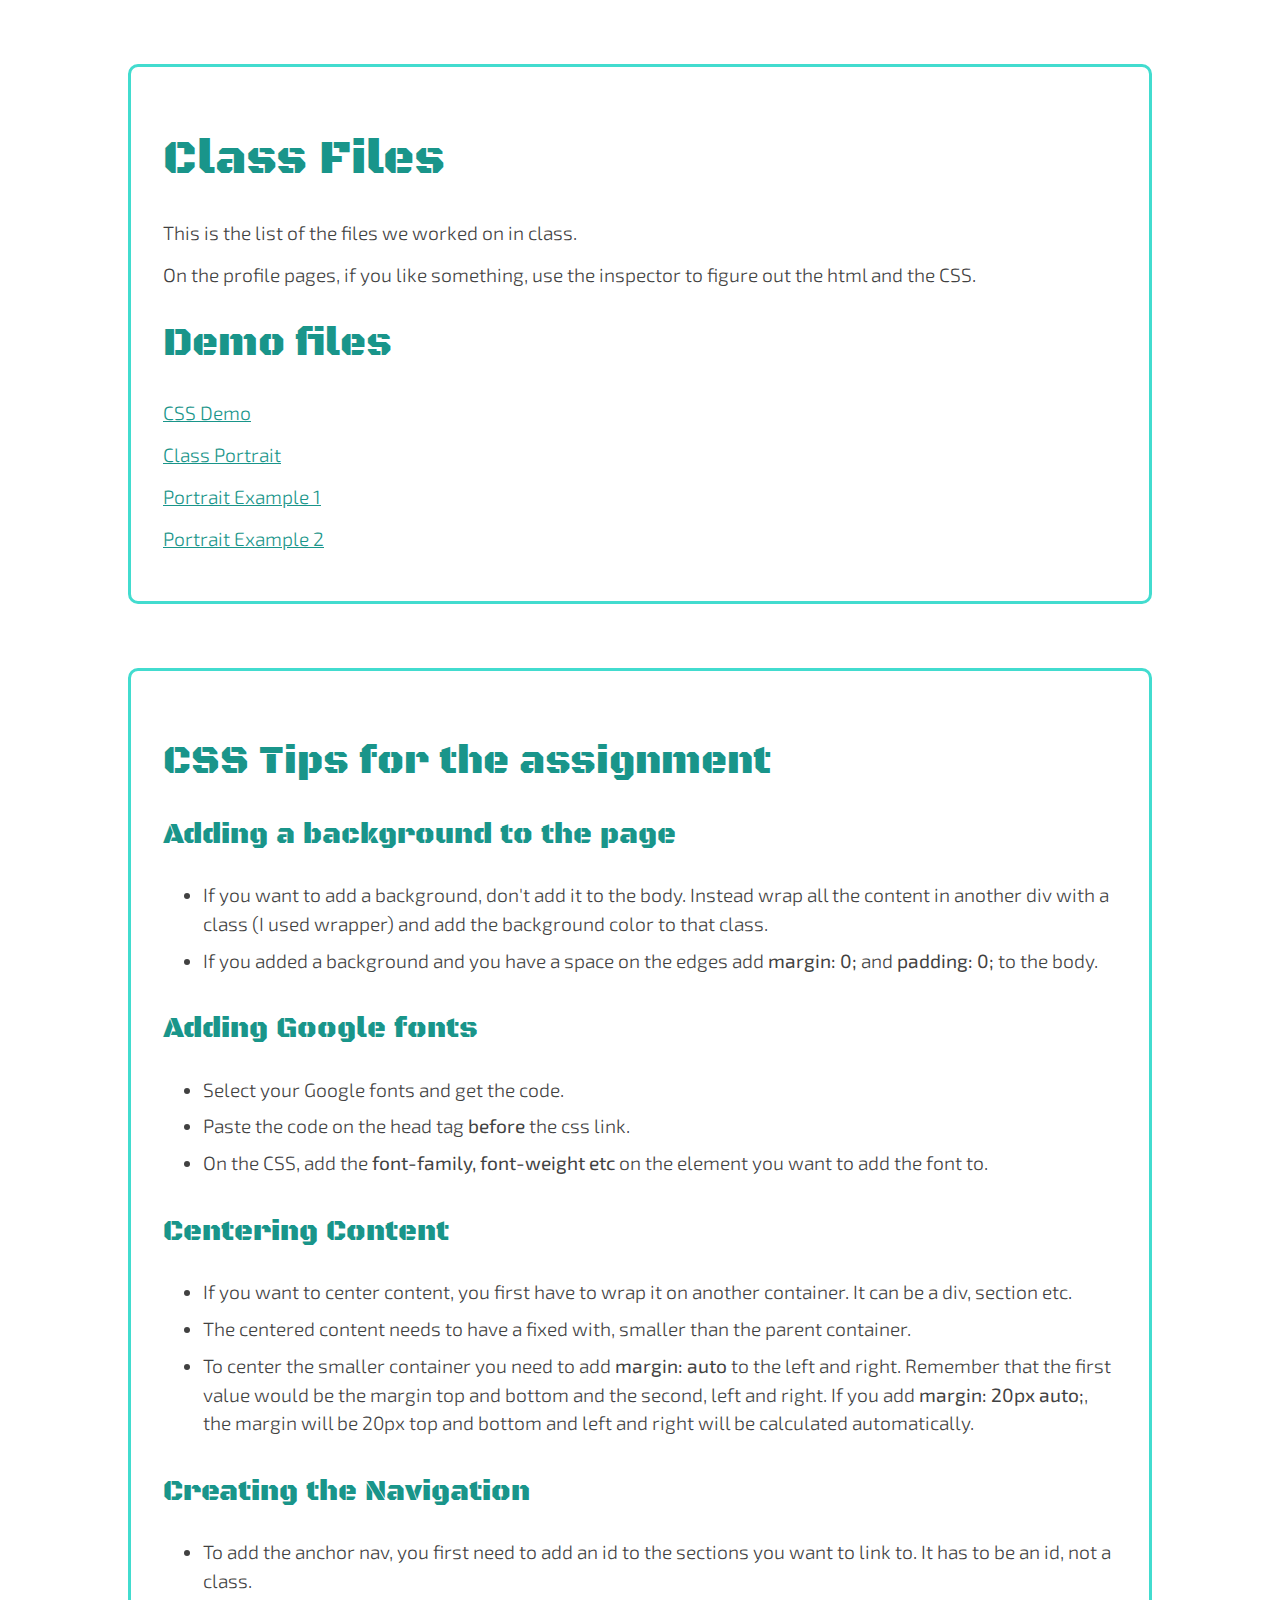
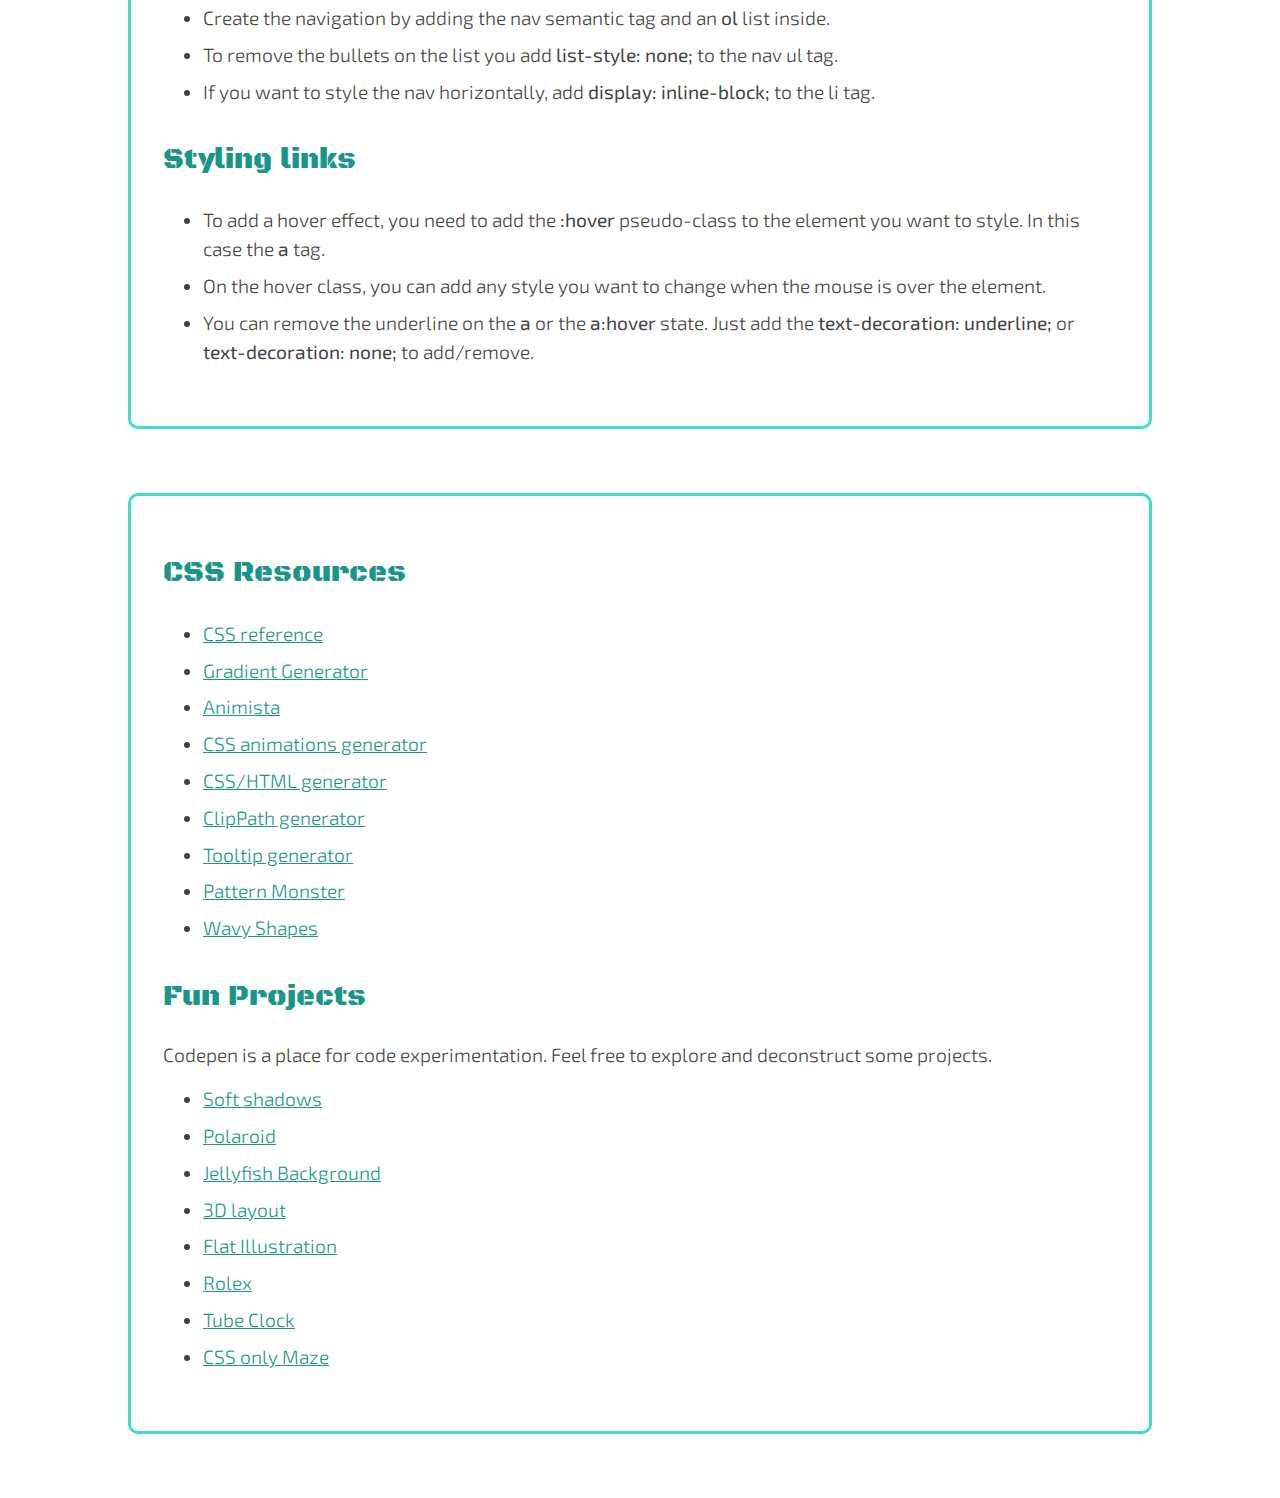
<file: index.html>
<!DOCTYPE html>
<html lang="en">
<head>
    <meta charset="UTF-8">
    <meta name="viewport" content="width=h1, initial-scale=1.0">
    <title>css class files b</title>
    <link rel="preconnect" href="https://fonts.googleapis.com">
<link rel="preconnect" href="https://fonts.gstatic.com" crossorigin>
<link href="https://fonts.googleapis.com/css2?family=Black+Ops+One&family=Exo+2:ital,wght@0,100..900;1,100..900&display=swap" rel="stylesheet">
    <link rel="stylesheet" href="css/style.css">
</head>
<body>
    <div class="wrap">
        <h1>Class Files</h1>
        <p>This is the list of the files we worked on in class.</p>
        <p>On the profile pages, if you like something, use the inspector to figure out the html and the CSS.</p>
        <h2>Demo files</h2>
        <p><a href="css-demo.html">CSS Demo</a></p>
        <p><a href="portrait-basic.html">Class Portrait</a></p>
        <p><a href="portrait-1.html">Portrait Example 1</a></p>
        <p><a href="portrait-2.html">Portrait Example 2</a></p>
    </div>
    <div class="wrap">
        <h2>CSS Tips for the assignment</h2>
        <h3>Adding a background to the page</h3>
        <ul>
            <li>If you want to add a background, don't add it to the body. Instead wrap all the content in another div with a class (I used wrapper) and add the background color to that class.</li>
            <li>If you added a background and you have a space on the edges add <b>margin: 0;</b> and <b>padding: 0;</b> to the body.</li>
        </ul>
        <h3>Adding Google fonts</h3>
        <ul>
            <li>Select your Google fonts and get the code.</li>
            <li>Paste the code on the head tag <b>before</b> the css link.</li>
            <li>On the CSS, add the <b>font-family, font-weight etc</b> on the element you want to add the font to.</li>
        </ul>
        <h3>Centering Content</h3>
        <ul>
            <li>If you want to center content, you first have to wrap it on another container. It can be a div, section etc.</li>
            <li>The centered content needs to have a fixed with, smaller than the parent container.</li>
            <li>To center the smaller container you need to add <b>margin: auto</b> to the left and right. Remember that the first value would be the margin top and bottom and the second, left and right. If you add <b>margin: 20px auto;</b>, the margin will be 20px top and bottom and left and right will be calculated automatically.</li>
        </ul>
        <h3>Creating the Navigation</h3>
        <ul>
            <li>To add the anchor nav, you first need to add an id to the sections you want to link to. It has to be an id, not a class. </li>
            <li>Create the navigation by adding the nav semantic tag and an <b>ol</b> list inside.</li>
            <li>To remove the bullets on the list you add <b>list-style: none;</b> to the nav ul tag.</li>
            <li>If you want to style the nav horizontally, add <b>display: inline-block;</b> to the li tag.</li>
        </ul>
        <h3>Styling links</h3>
        <ul>
            <li>To add a hover effect, you need to add the <b>:hover</b> pseudo-class to the element you want to style. In this case the <b>a</b> tag.</li>
            <li>On the hover class, you can add any style you want to change when the mouse is over the element.</li>
            <li>You can remove the underline on the <b>a</b> or the <b>a:hover</b> state. Just add the <b>text-decoration: underline;</b> or <b>text-decoration: none;</b> to add/remove.</li>
        </ul> 
    </div>
    <div class="wrap">
        <h3>CSS Resources</h3>
        <ul>
            <li><a href="https://developer.mozilla.org/en-US/docs/Web/CSS/Reference">CSS reference</a></li>
            <li><a href="https://cssgradient.io">Gradient Generator</a></li>
            <li><a href="https://animista.net/">Animista</a></li>
            <li><a href="https://www.theappguruz.com/tag-tools/web/CSSAnimations/">CSS animations generator</a></li>
            <li><a href="https://webcode.tools/">CSS/HTML generator</a></li>
            <li><a href="https://bennettfeely.com/clippy/">ClipPath generator</a></li>
            <li><a href="https://www.cssportal.com/css-tooltip-generator/">Tooltip generator</a></li>
            <li><a href="https://pattern.monster">Pattern Monster</a></li>
            <li><a href="https://css-generators.com/wavy-shapes/">Wavy Shapes</a></li>
          </ul>
          <h3>Fun Projects</h3>
          <p>Codepen is a place for code experimentation. Feel free to explore and deconstruct some projects.</p>
          <ul>
            <li><a href="https://codepen.io/davidkpiano/pen/aqNZxX">Soft shadows</a></li>
            <li><a href="https://codepen.io/fossheim/pen/xxboBzO">Polaroid</a></li>
            <li><a href="https://codepen.io/psyloute/pen/PoxeQgP">Jellyfish Background</a></li>
            <li><a href="https://codepen.io/Taluska/details/NWLEbjJ">3D layout</a></li>
            <li><a href="https://codepen.io/mariosmaselli/pen/yLzLgN">Flat Illustration</a></li>
            <li><a href="https://codepen.io/psarmiento/pen/oNVPvKa?editors=1100">Rolex</a></li>
            <li><a href="https://codepen.io/psarmiento/pen/PoVYoPN">Tube Clock</a></li>
            <li><a href="https://codepen.io/ivorjetski/pen/poQpveN">CSS only Maze</a></li>
          </ul>
    </div>
</body>
</html>
</file>
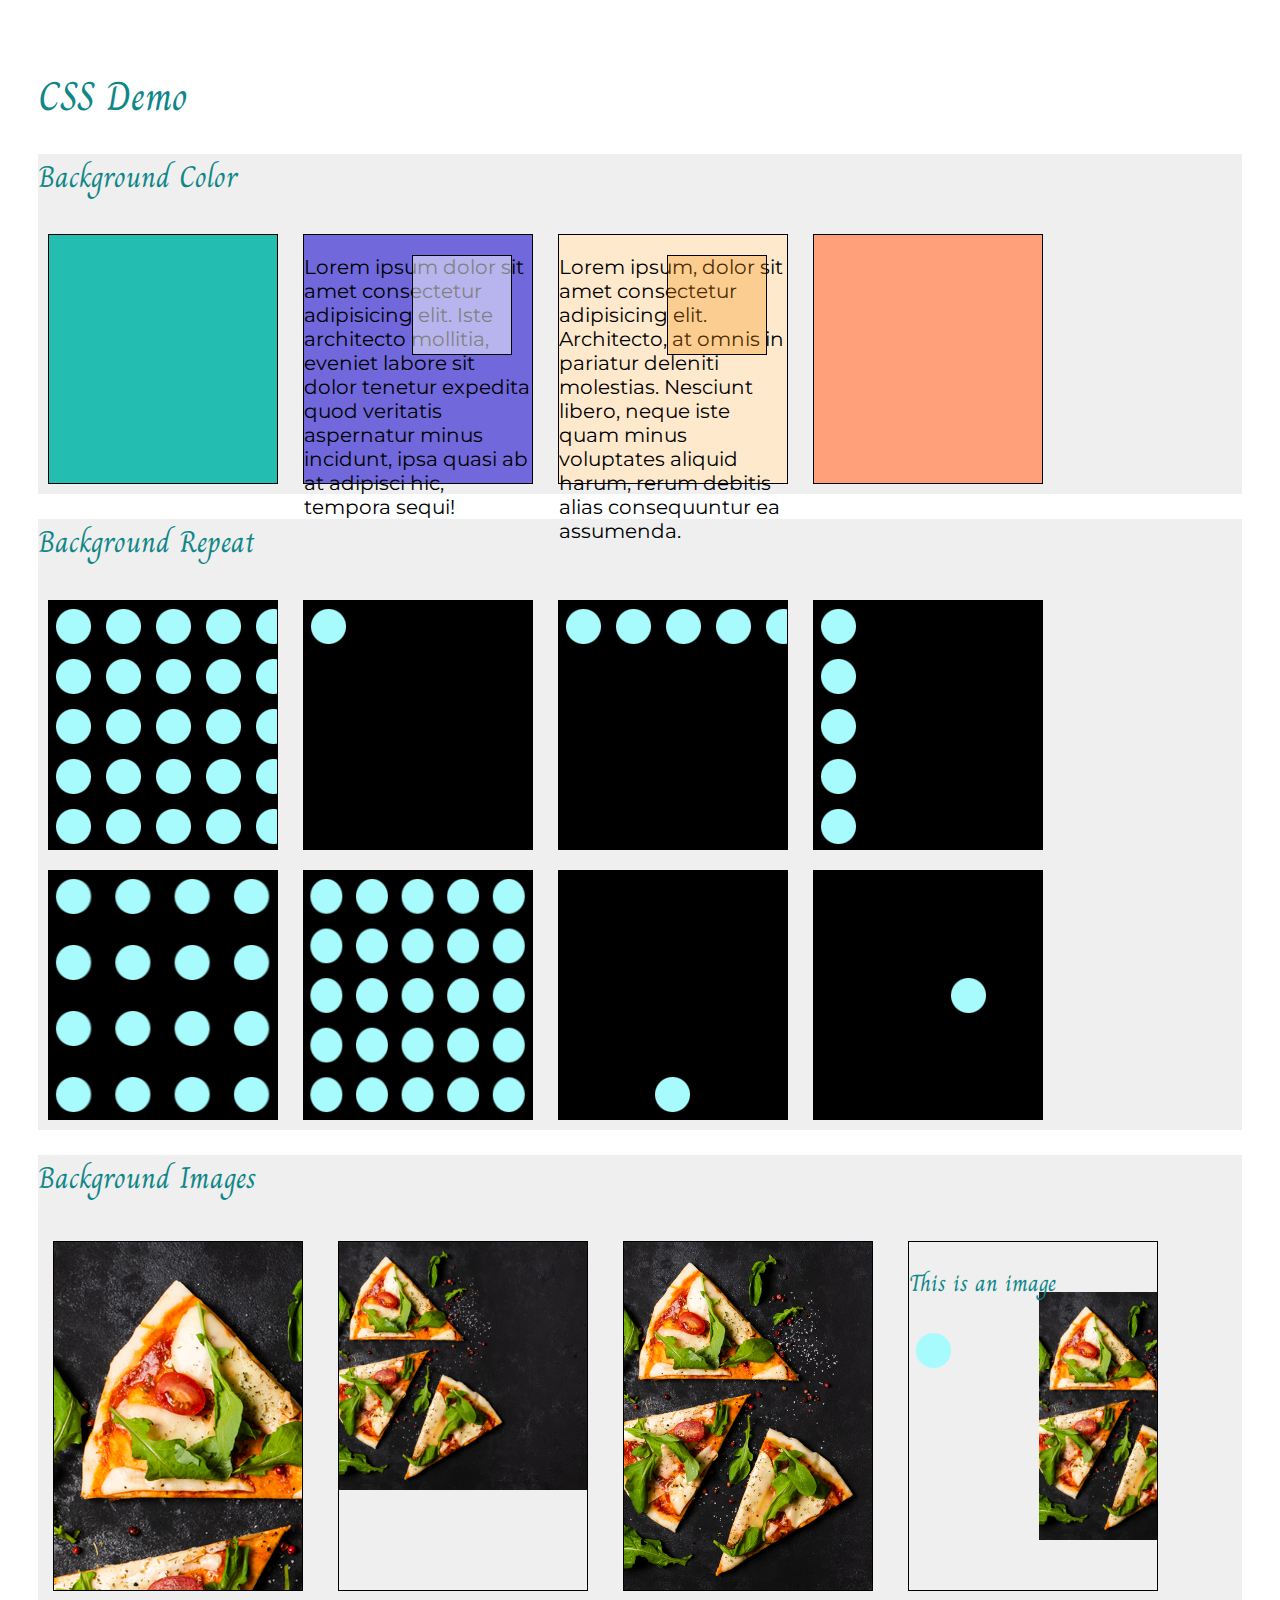
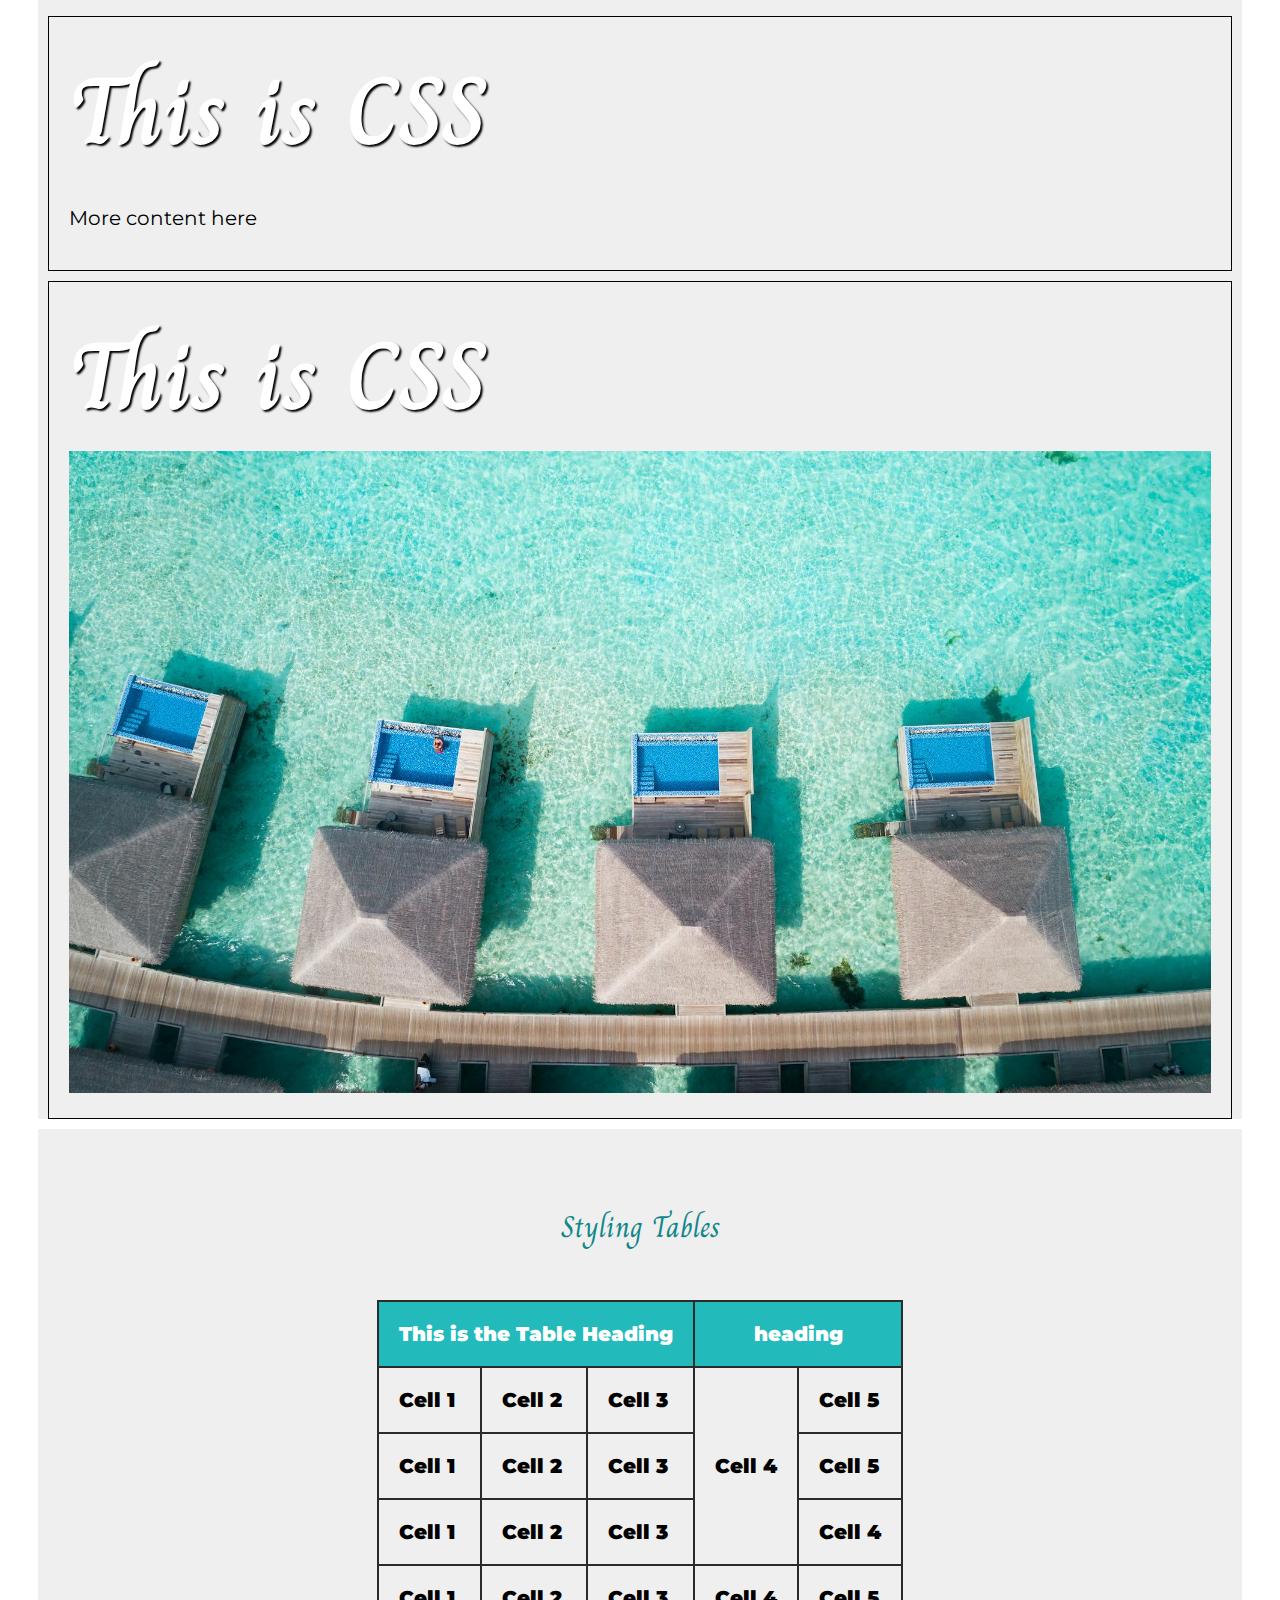
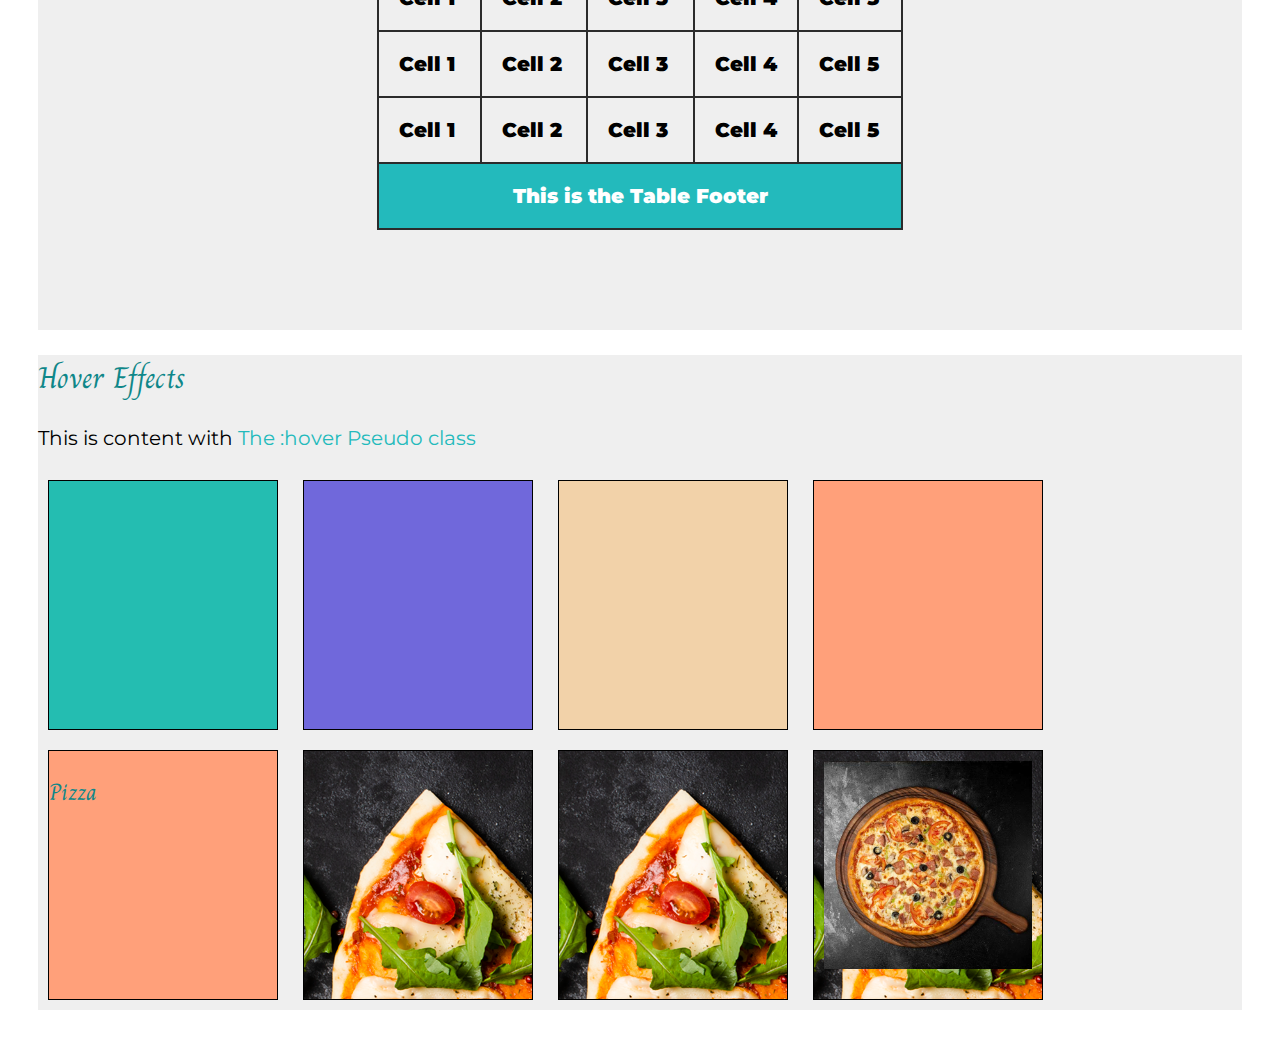
<file: css-demo.html>
<!DOCTYPE html>
<html lang="en">
<head>
    <meta charset="UTF-8">
    <meta name="viewport" content="width=device-width, initial-scale=1.0">
    <title>css-demo</title>
    <!-- <link rel="preconnect" href="https://fonts.googleapis.com">
<link rel="preconnect" href="https://fonts.gstatic.com" crossorigin>
<link href="https://fonts.googleapis.com/css2?family=Merriweather+Sans:ital,wght@0,300..800;1,300..800&family=Roboto+Serif:ital,opsz,wght@0,8..144,100..900;1,8..144,100..900&display=swap" rel="stylesheet"> -->
<link rel="preconnect" href="https://fonts.googleapis.com">
<link rel="preconnect" href="https://fonts.gstatic.com" crossorigin>
<link href="https://fonts.googleapis.com/css2?family=Charm:wght@400;700&family=Montserrat:ital,wght@0,100..900;1,100..900&display=swap" rel="stylesheet">
<!-- Link to CSS Here  -->
     <link rel="stylesheet" href="css/css-demo.css">
</head>
<body>
    <h1>CSS Demo</h1>
    <!-- Background Images  -->
    <section>
        <h2>Background Color</h2>
    <div class="box hex"></div>
    <div class="box rgb">
        <p>Lorem ipsum dolor sit amet consectetur adipisicing elit. Iste architecto mollitia, eveniet labore sit dolor tenetur expedita quod veritatis aspernatur minus incidunt, ipsa quasi ab at adipisci hic, tempora sequi!</p>
        <div class="box-sm rgba"></div>
    </div>
    <div class="box hsl">
        <p>Lorem ipsum, dolor sit amet consectetur adipisicing elit. Architecto, at omnis in pariatur deleniti molestias. Nesciunt libero, neque iste quam minus voluptates aliquid harum, rerum debitis alias consequuntur ea assumenda.</p>
        <div class="box-sm hsla"></div>
    </div>
    <div class="box named"></div>
    </section>
   <!-- Background Repeats -->
    <section>
        <h2>Background Repeat</h2>
        <div class="box dot"></div>
        <div class="box dot no-repeat"></div>
        <div class="box dot repeat-x"></div>
        <div class="box dot repeat-y"></div>
        <div class="box dot repeat-space"></div>
        <div class="box dot repeat-round"></div>
        <div class="box dot no-repeat pos-bottom-center"></div>
        <div class="box dot no-repeat pos-custom"></div>
    </section>
    <!-- Background Images  -->
     <section>
        <h2>Background Images</h2>
    <div class="box-lg bg-img"></div>
    <div class="box-lg bg-img contain no-repeat"></div>
    <div class="box-lg bg-img cover"></div>
    <div class="box-lg bg-img contain no-repeat pos-custom">
        <h3>This is an image</h3>
        <img src="images/dot.png" alt="">
    </div>
    <div class="box-full bg-img1 fixed">
        <h2>This is CSS</h2>
        <p>More content here</p>
    </div>
    <div class="box-full img-full">
        <h2>This is CSS</h2>
        <img src="images/1shazmyn-ali-sm.jpg" alt="">
    </div>
     </section>
    <!-- Tables -->
    <section class="tables">
        <h2>Styling Tables</h2>
        <table class="tableDemo">
            <thead>
              <tr>
                <th colspan="3">This is the Table Heading</th>
                <th colspan="2">heading</th>
              </tr>
            </thead>
            <tbody>
              <tr>
                <td>Cell 1</td>
                <td>Cell 2</td>
                <td>Cell 3</td>
                <!--         <td>Cell 3</td> -->
                <td class="vText" rowspan="3">Cell 4</td>
                <td>Cell 5</td>
              </tr>
              <tr>
                <td>Cell 1</td>
                <td>Cell 2</td>
                <td>Cell 3</td>
                <!--                 <td>Cell 4</td> -->
                <td>Cell 5</td>
              </tr>
              <tr>
                <td>Cell 1</td>
                <td>Cell 2</td>
                <td>Cell 3</td>
                <td>Cell 4</td>
                <!--         <td>Cell 5</td> -->
              </tr>
              <tr>
                <td>Cell 1</td>
                <td>Cell 2</td>
                <td>Cell 3</td>
                <td>Cell 4</td>
                <td>Cell 5</td>
              </tr>
              <tr>
                <td>Cell 1</td>
                <td>Cell 2</td>
                <td>Cell 3</td>
                <td>Cell 4</td>
                <td>Cell 5</td>
              </tr>
              <tr>
                <td>Cell 1</td>
                <td>Cell 2</td>
                <td>Cell 3</td>
                <td>Cell 4</td>
                <td>Cell 5</td>
              </tr>
            </tbody>
            <tfoot>
              <tr>
                <th colspan="5">This is the Table Footer</th>
              </tr>
            </tfoot>
          </table>
    </section>
    <!-- Hover Effects -->
     <section>
        <h2>Hover Effects</h2>
        <p>This is content with <a href="https://developer.mozilla.org/en-US/docs/Web/CSS/:hover">The :hover Pseudo class</a></p>
        <div class="box hex hoverColor"></div>
        <div class="box rgb hoverRotate"></div>
        <div class="box hsla hoverScale"></div>
        <div class="box named hoverShow"></div>
        <div class="box rgb hidden">Hello!</div> 
     </section>
     <section>
        <div class="box named imageHover"><h3>Pizza</h3></div>
        <div class="box bg-img bg-hover"></div>
        <div class="box bg-img bg-opacity"></div>
        <div class="box bg-img img-double">
            <img src="images/pizza-plate.jpg" alt="pizza plate">
        </div>
     </section>
</body>
</html>
</file>
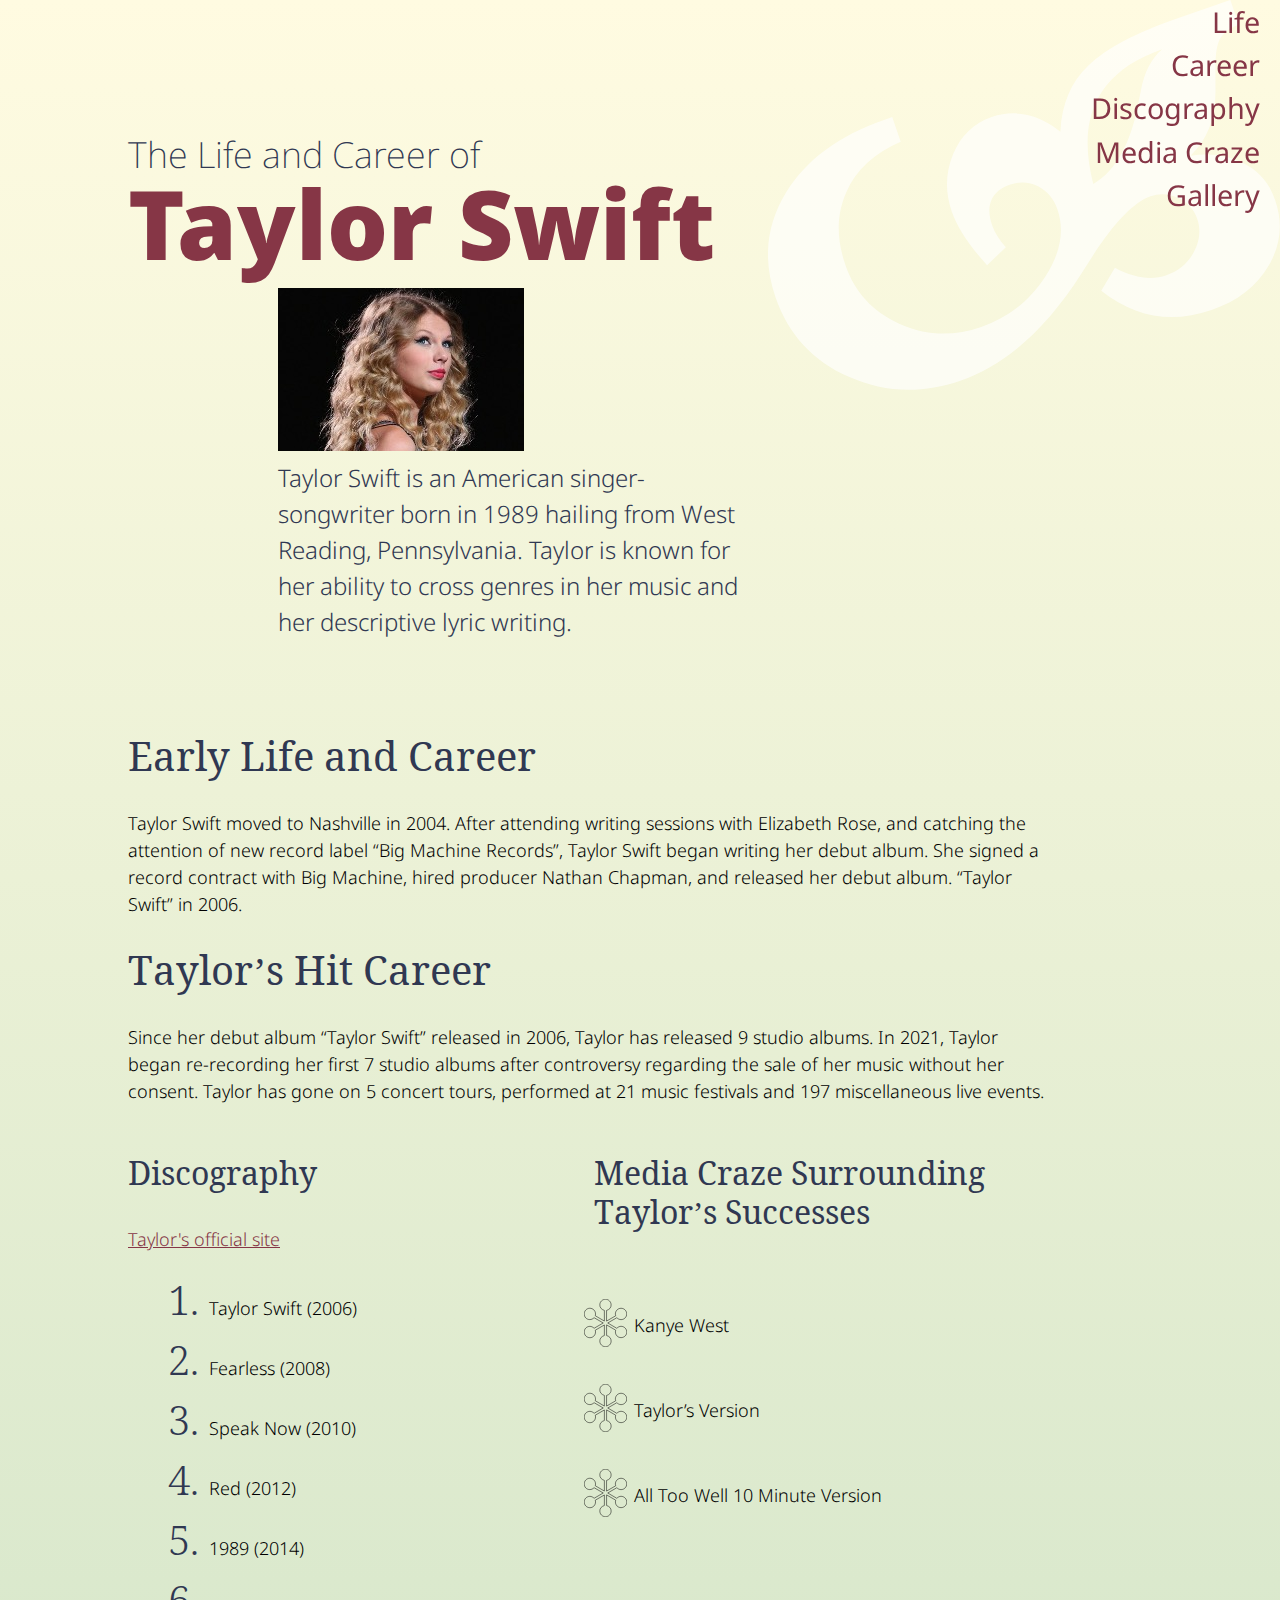
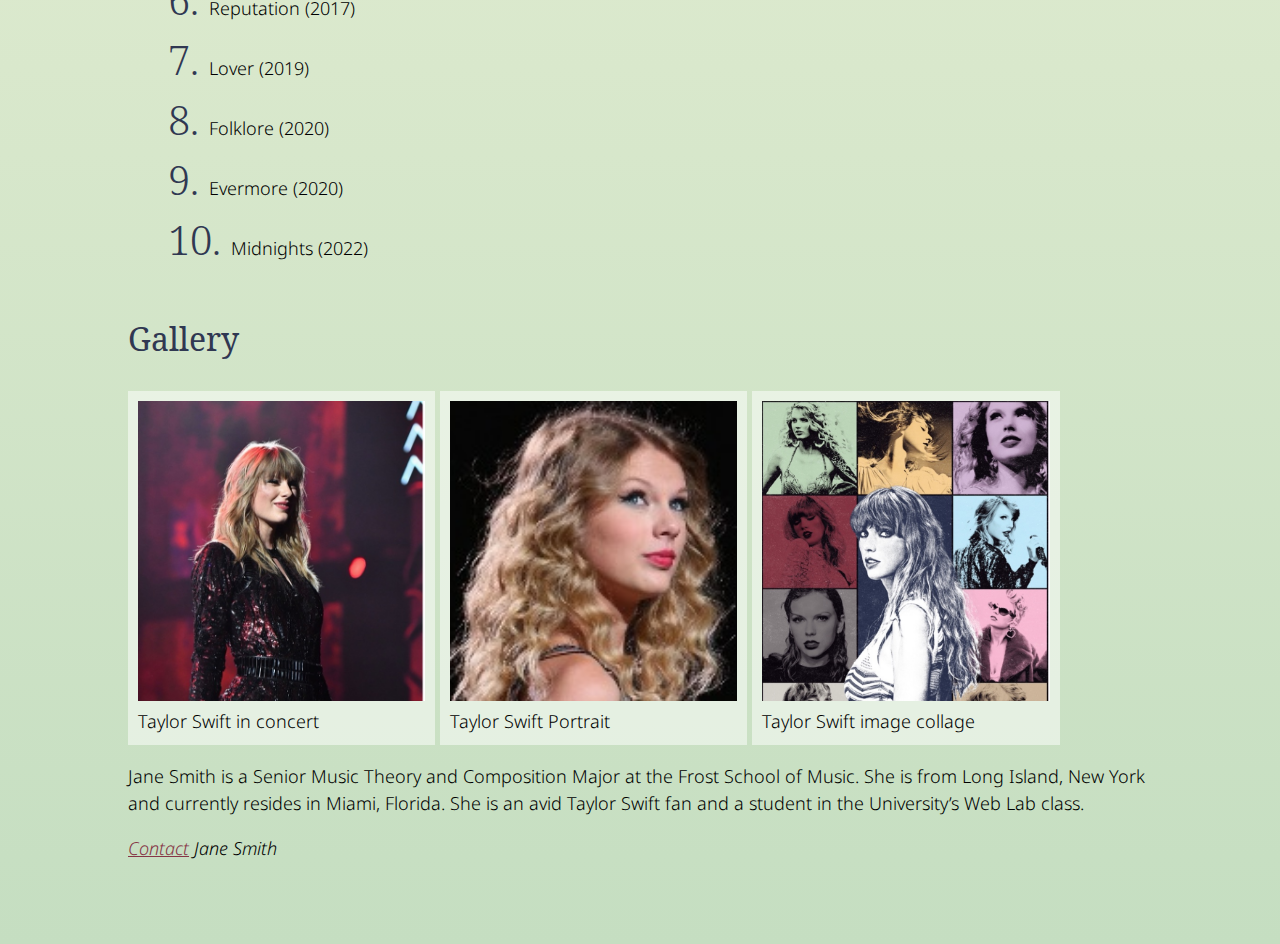
<file: portrait-1.html>
<!DOCTYPE html>
<html lang="en">
<head>
    <meta charset="UTF-8">
    <meta name="viewport" content="width=device-width, initial-scale=1.0">
    <meta name="author" content="Jame Smith">
    <meta name="description" content="An informational webpage about singer-songwriter Taylor Swift and her career. ">
    <meta name="keywords" content="Taylor Swift, Songwriter, Taylors Version, Lyrics, Folklore, Midnights ">
    <title>All About Taylor Swift </title>
    <!-- Google Fonts Link  -->
    <link rel="preconnect" href="https://fonts.googleapis.com">
    <link rel="preconnect" href="https://fonts.gstatic.com" crossorigin>
    <link href="https://fonts.googleapis.com/css2?family=Koh+Santepheap:wght@100;300;400;700;900&family=Noto+Sans:ital,wght@0,100..900;1,100..900&display=swap" rel="stylesheet">
    <!-- CSS Link here  -->
     <link rel="stylesheet" href="css/portrait-1.css">
</head>
<body>
    <div class="wrapper">
    <header>
        <h1>The Life and Career of <span>Taylor Swift</span> </h1>
        
        <p> <img src="images/Taylor-2.jpg" alt="Taylos Swift Portrait"> <br>Taylor Swift is an American singer-songwriter born in 1989 hailing from West Reading, Pennsylvania.  Taylor is known for her ability to cross genres in her music and her descriptive lyric writing. </p>
        <nav>
            <ul>
                <li><a href="#life">Life</a></li>
                <li><a href="#career">Career</a></li>
                <li><a href="#discography">Discography</a></li>
                <li><a href="#media">Media Craze</a></li>
                <li><a href="#gallery">Gallery</a></li>
            </ul>
        </nav>
    </header>
    <!-- This is the main section  --> 
    <main>
        <section id="life">
            <h2>Early Life and Career </h2>
            <p>Taylor Swift moved to Nashville in 2004.  After attending writing sessions with Elizabeth Rose, and catching the attention of new record label “Big Machine Records”, Taylor Swift began writing her debut album.  She signed a record contract with Big Machine, hired producer Nathan Chapman, and released her debut album. “Taylor Swift” in 2006. </p>
        </section>
        <section id="career">
            <h2>Taylor’s Hit Career</h2>
            <p>Since her debut album “Taylor Swift” released in 2006, Taylor has released 9 studio albums. In 2021, Taylor began re-recording her first 7 studio albums after controversy regarding the sale of her music without her consent. Taylor has gone on 5 concert tours, performed at 21 music festivals and 197 miscellaneous live events.</p>
        </section>
        <section id="discography">
            <h3>Discography </h3>
            <a href="https://www.taylorswift.com/">Taylor's official site</a>
            <ol>
                <li>Taylor Swift (2006)</li>
                <li>Fearless (2008)</li>
                <li>Speak Now (2010)</li>
                <li>Red (2012)</li>
                <li>1989 (2014)</li>
                <li>Reputation (2017)</li>
                <li>Lover (2019)</li>
                <li>Folklore (2020)</li>
                <li>Evermore (2020)</li>
                <li>Midnights (2022)</li>
            </ol>
        </section>
        <section id="media">
            <h3>Media Craze Surrounding Taylor’s Successes</h3>
            <ul>
                <li><p>Kanye West</p></li>
                <li><p>Taylor’s Version</p></li>
                <li><p>All Too Well 10 Minute Version</p></li>
            </ul>
        </section>
        <section id="gallery">
            <h3>Gallery</h3>
            <figure>
                <img src="images/Taylor-1.jpg" alt="">
                <figcaption>Taylor Swift in concert</figcaption>
            </figure>
            <figure>
                <img src="images/Taylor-2.jpg" alt="Taylor Swift Portrait">
                <figcaption>Taylor Swift Portrait</figcaption>
            </figure>
            <figure>
                <img src="images/Taylor-3.jpg" alt="Taylor Swift image collage">
                <figcaption>Taylor Swift image collage</figcaption>
            </figure>
        </section>
    </main>
    <footer>
        <p>Jane Smith is a Senior Music Theory and Composition Major at the Frost School of Music.  She is from Long Island, New York and currently resides in Miami, Florida.  She is an avid Taylor Swift fan and a student in the University’s Web Lab class. </p>
        <address>
            <p><a href="mailto:jame@mail.com">Contact</a> Jane Smith</p>
        </address>
    </footer>
</div>  
</body>
</html>
</file>
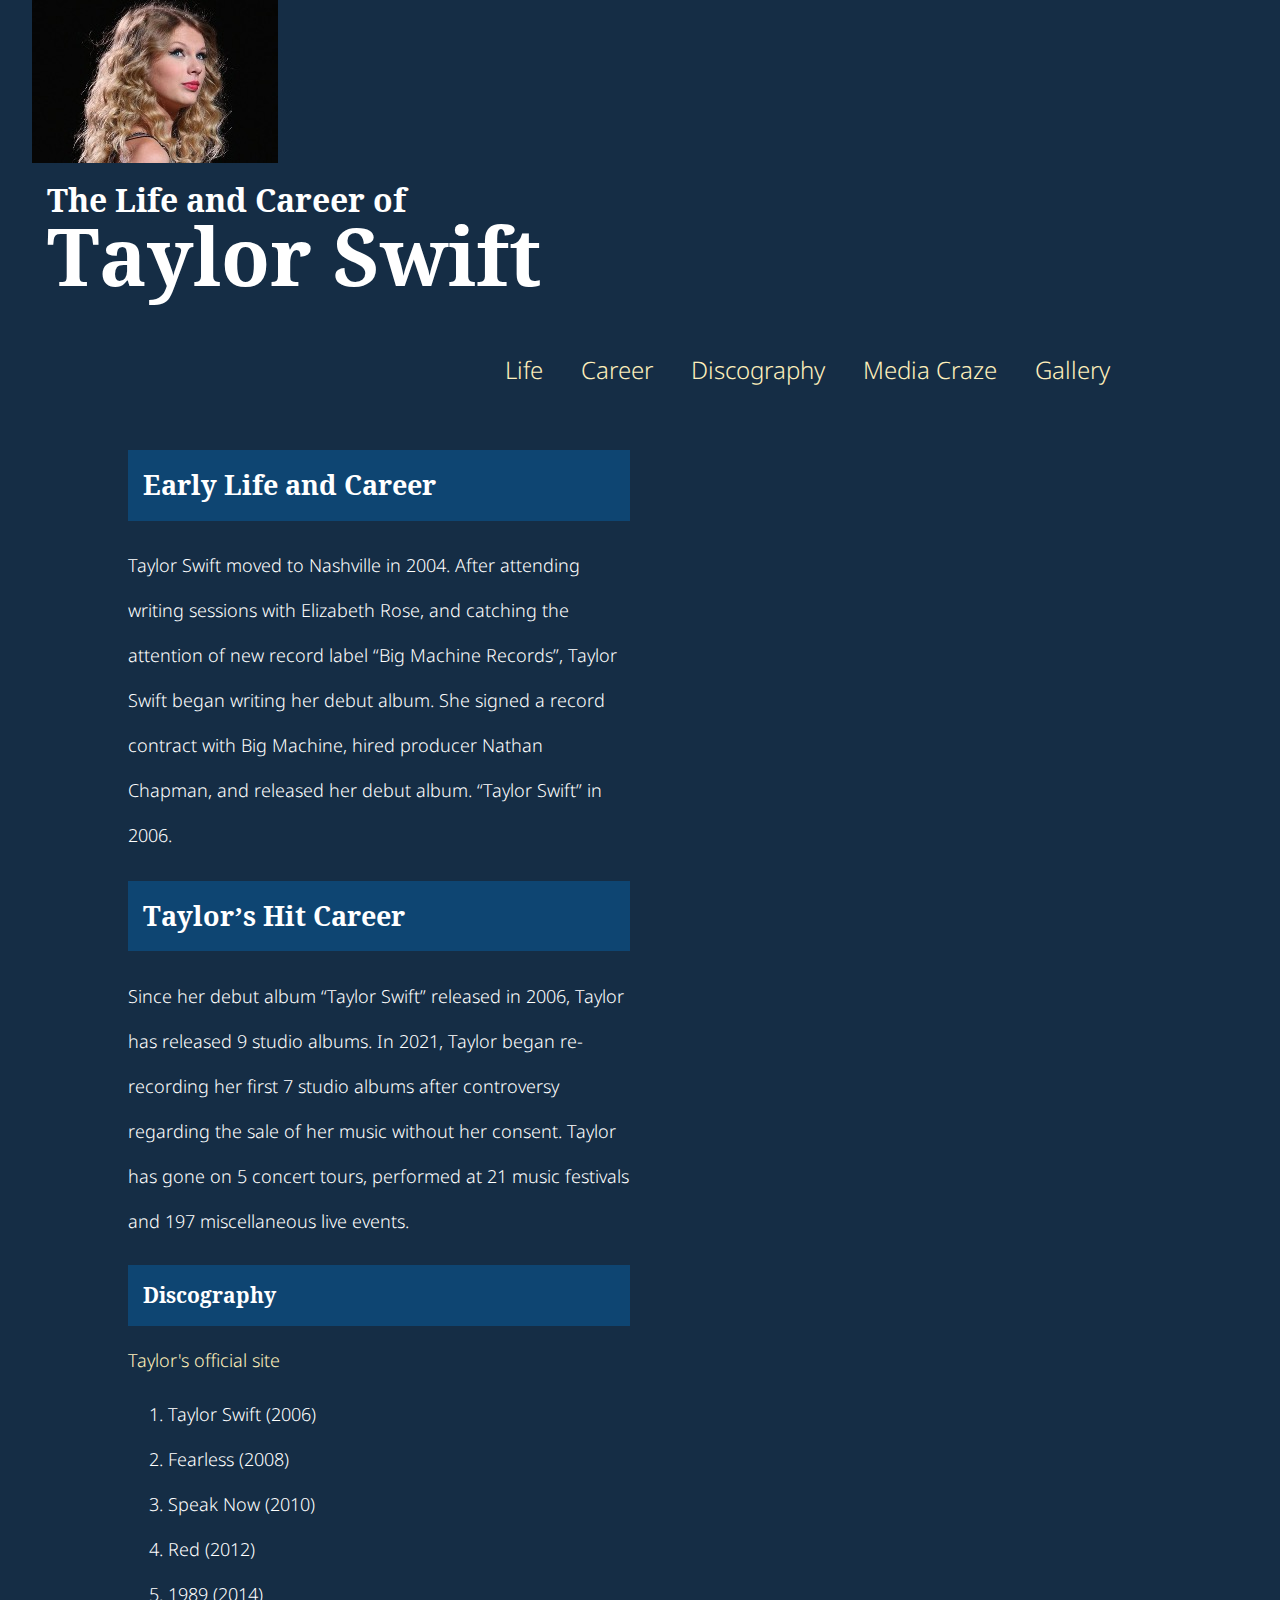
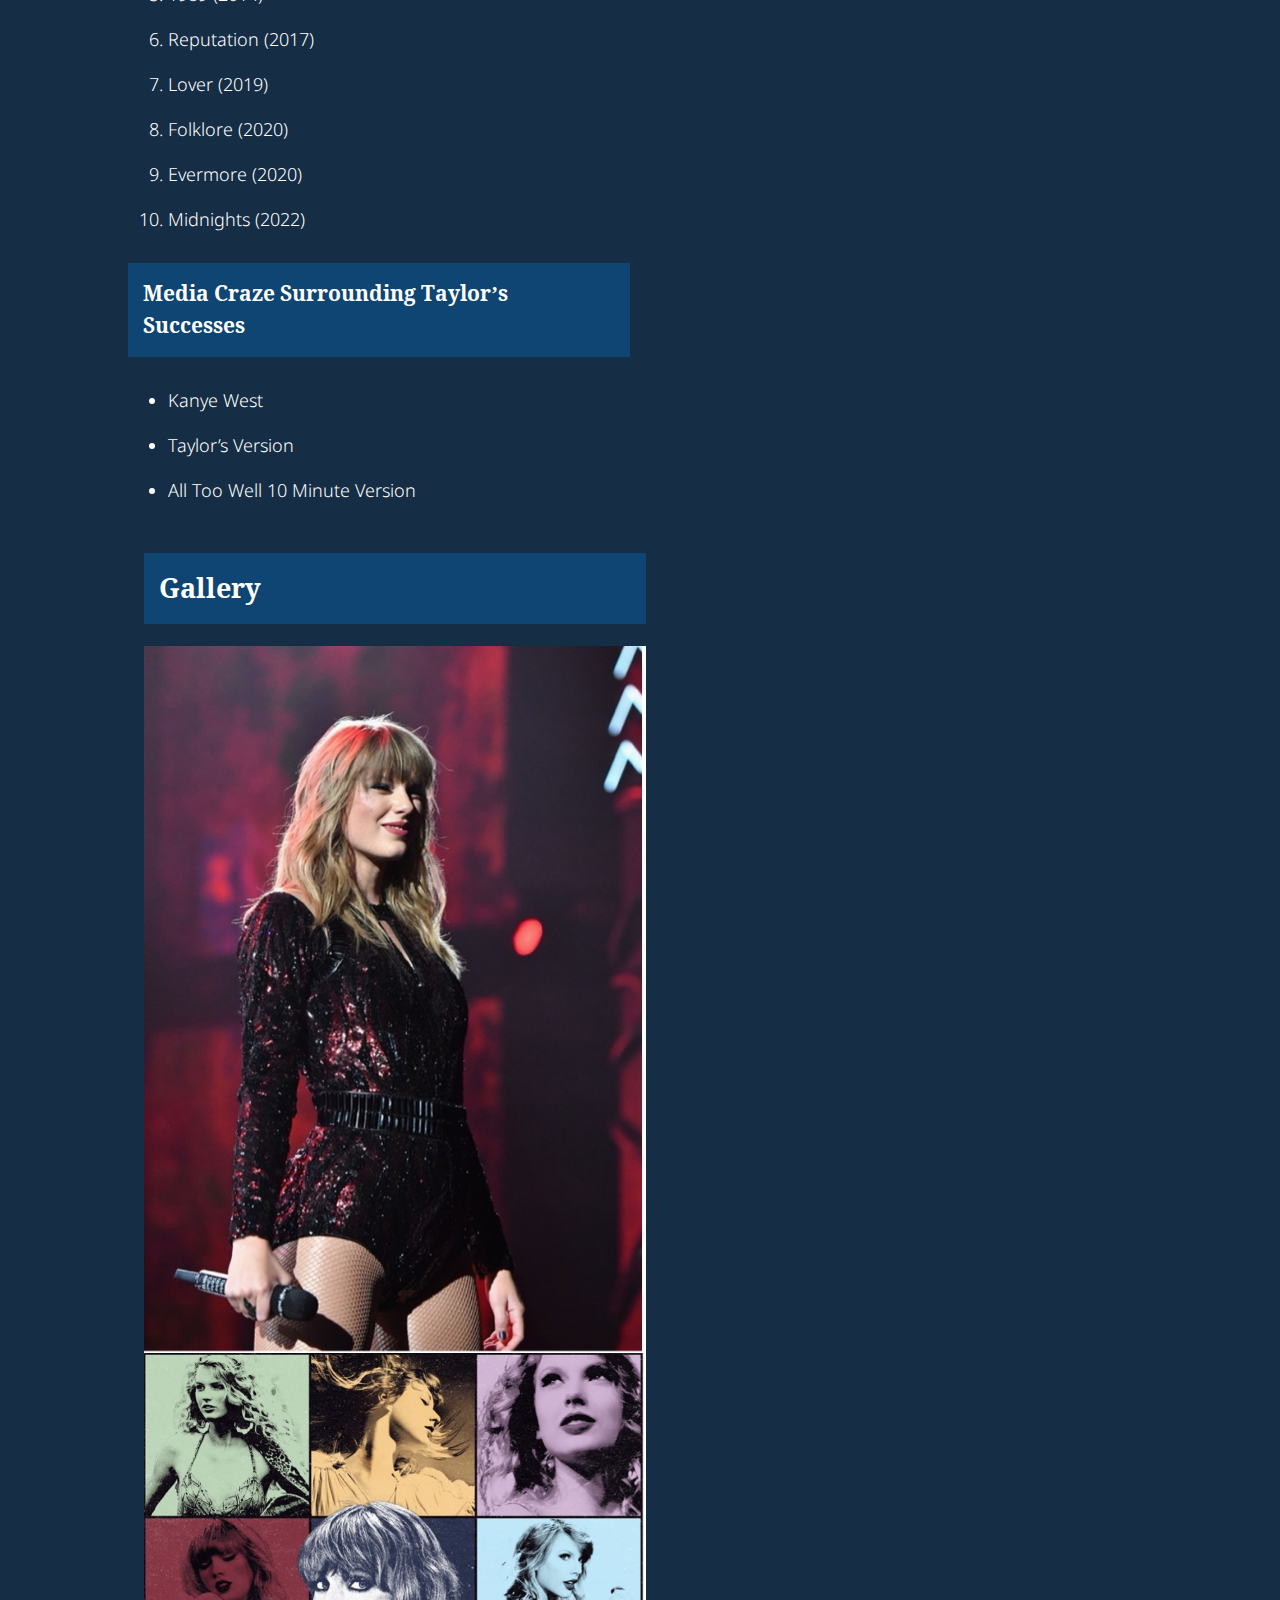
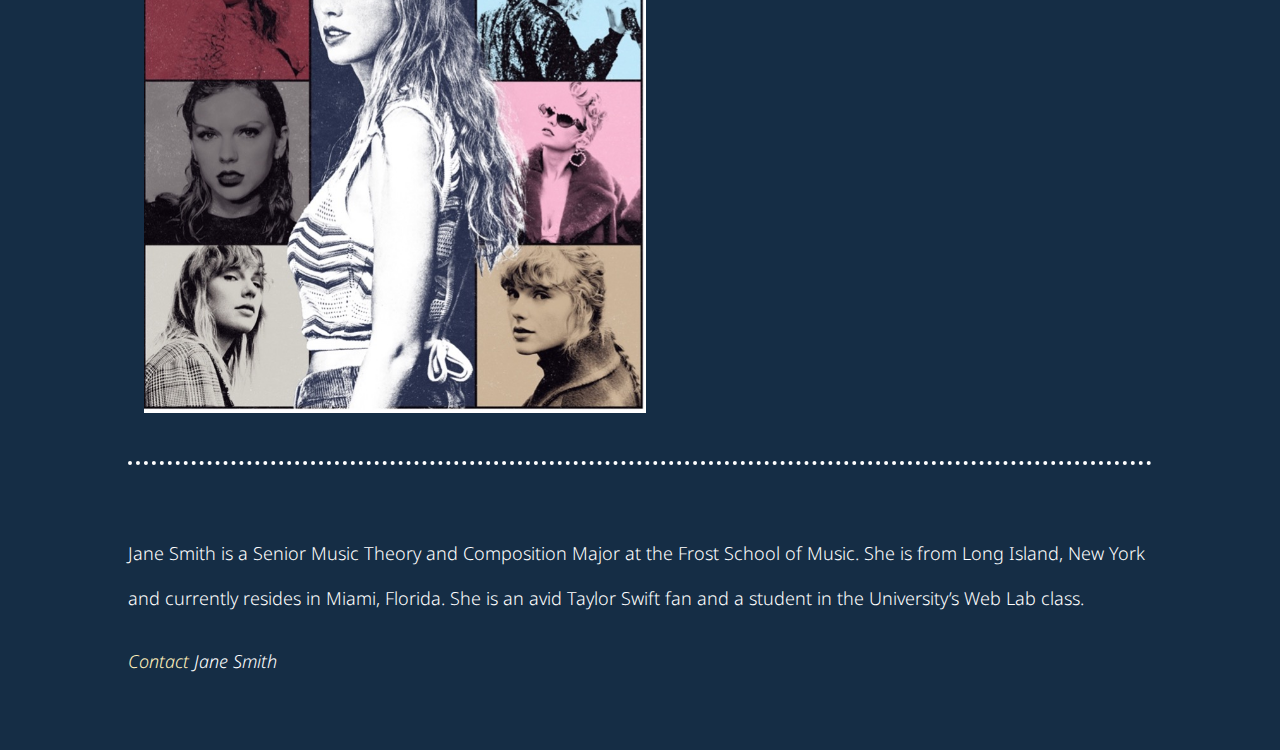
<file: portrait-2.html>
<!DOCTYPE html>
<html lang="en">
<head>
    <meta charset="UTF-8">
    <meta name="viewport" content="width=device-width, initial-scale=1.0">
    <meta name="author" content="Jame Smith">
    <meta name="description" content="An informational webpage about singer-songwriter Taylor Swift and her career. ">
    <meta name="keywords" content="Taylor Swift, Songwriter, Taylors Version, Lyrics, Folklore, Midnights ">
    <title>All About Taylor Swift </title>
    <!-- Google Fonts Link  -->
    <link rel="preconnect" href="https://fonts.googleapis.com">
    <link rel="preconnect" href="https://fonts.gstatic.com" crossorigin>
    <link href="https://fonts.googleapis.com/css2?family=Koh+Santepheap:wght@100;300;400;700;900&family=Noto+Sans:ital,wght@0,100..900;1,100..900&display=swap" rel="stylesheet">
    <!-- CSS Link here  -->
     <link rel="stylesheet" href="css/portrait-2.css">
</head>
<body>
    <div class="wrapper">
    <header>
        <img src="images/Taylor-2.jpg" alt="Taylos Swift Portrait">
        <h1>The Life and Career of <span>Taylor Swift</span> </h1>
        <nav>
            <ul>
                <li><a href="#life">Life</a></li>
                <li><a href="#career">Career</a></li>
                <li><a href="#discography">Discography</a></li>
                <li><a href="#media">Media Craze</a></li>
                <li><a href="#media">Gallery</a></li>
            </ul>
        </nav>
    </header>
    <!-- This is the main section  --> 
    <main>
    <div class="left-col">
        <section id="life">
            <h2>Early Life and Career </h2>
            <p>Taylor Swift moved to Nashville in 2004.  After attending writing sessions with Elizabeth Rose, and catching the attention of new record label “Big Machine Records”, Taylor Swift began writing her debut album.  She signed a record contract with Big Machine, hired producer Nathan Chapman, and released her debut album. “Taylor Swift” in 2006. </p>
        </section>
        <section id="career">
            <h2>Taylor’s Hit Career</h2>
            <p>Since her debut album “Taylor Swift” released in 2006, Taylor has released 9 studio albums. In 2021, Taylor began re-recording her first 7 studio albums after controversy regarding the sale of her music without her consent. Taylor has gone on 5 concert tours, performed at 21 music festivals and 197 miscellaneous live events.</p>
        </section>
        <section id="discography">
            <h3>Discography </h3>
            <a href="https://www.taylorswift.com/">Taylor's official site</a>
            <ol>
                <li>Taylor Swift (2006)</li>
                <li>Fearless (2008)</li>
                <li>Speak Now (2010)</li>
                <li>Red (2012)</li>
                <li>1989 (2014)</li>
                <li>Reputation (2017)</li>
                <li>Lover (2019)</li>
                <li>Folklore (2020)</li>
                <li>Evermore (2020)</li>
                <li>Midnights (2022)</li>
            </ol>
        </section>
        <section id="media">
            <h3>Media Craze Surrounding Taylor’s Successes</h3>
            <ul>
                <li>Kanye West</li>
                <li>Taylor’s Version</li>
                <li>All Too Well 10 Minute Version</li>
            </ul>
        </section>
    </div>
        <section class="right-col">
            <div id="gallery">
                <h2>Gallery</h2>
                <img src="images/Taylor-1.jpg" alt="Taylor Swift in concert">
            <img src="images/Taylor-3.jpg" alt="Taylor Swift image collage">
            </div>
            
        </section>
        <footer>
            <p>Jane Smith is a Senior Music Theory and Composition Major at the Frost School of Music.  She is from Long Island, New York and currently resides in Miami, Florida.  She is an avid Taylor Swift fan and a student in the University’s Web Lab class. </p>
            <address>
                <p><a href="mailto:jame@mail.com">Contact</a> Jane Smith</p>
            </address>
        </footer>
    </main>
   
</div>  
</body>
</html>
</file>
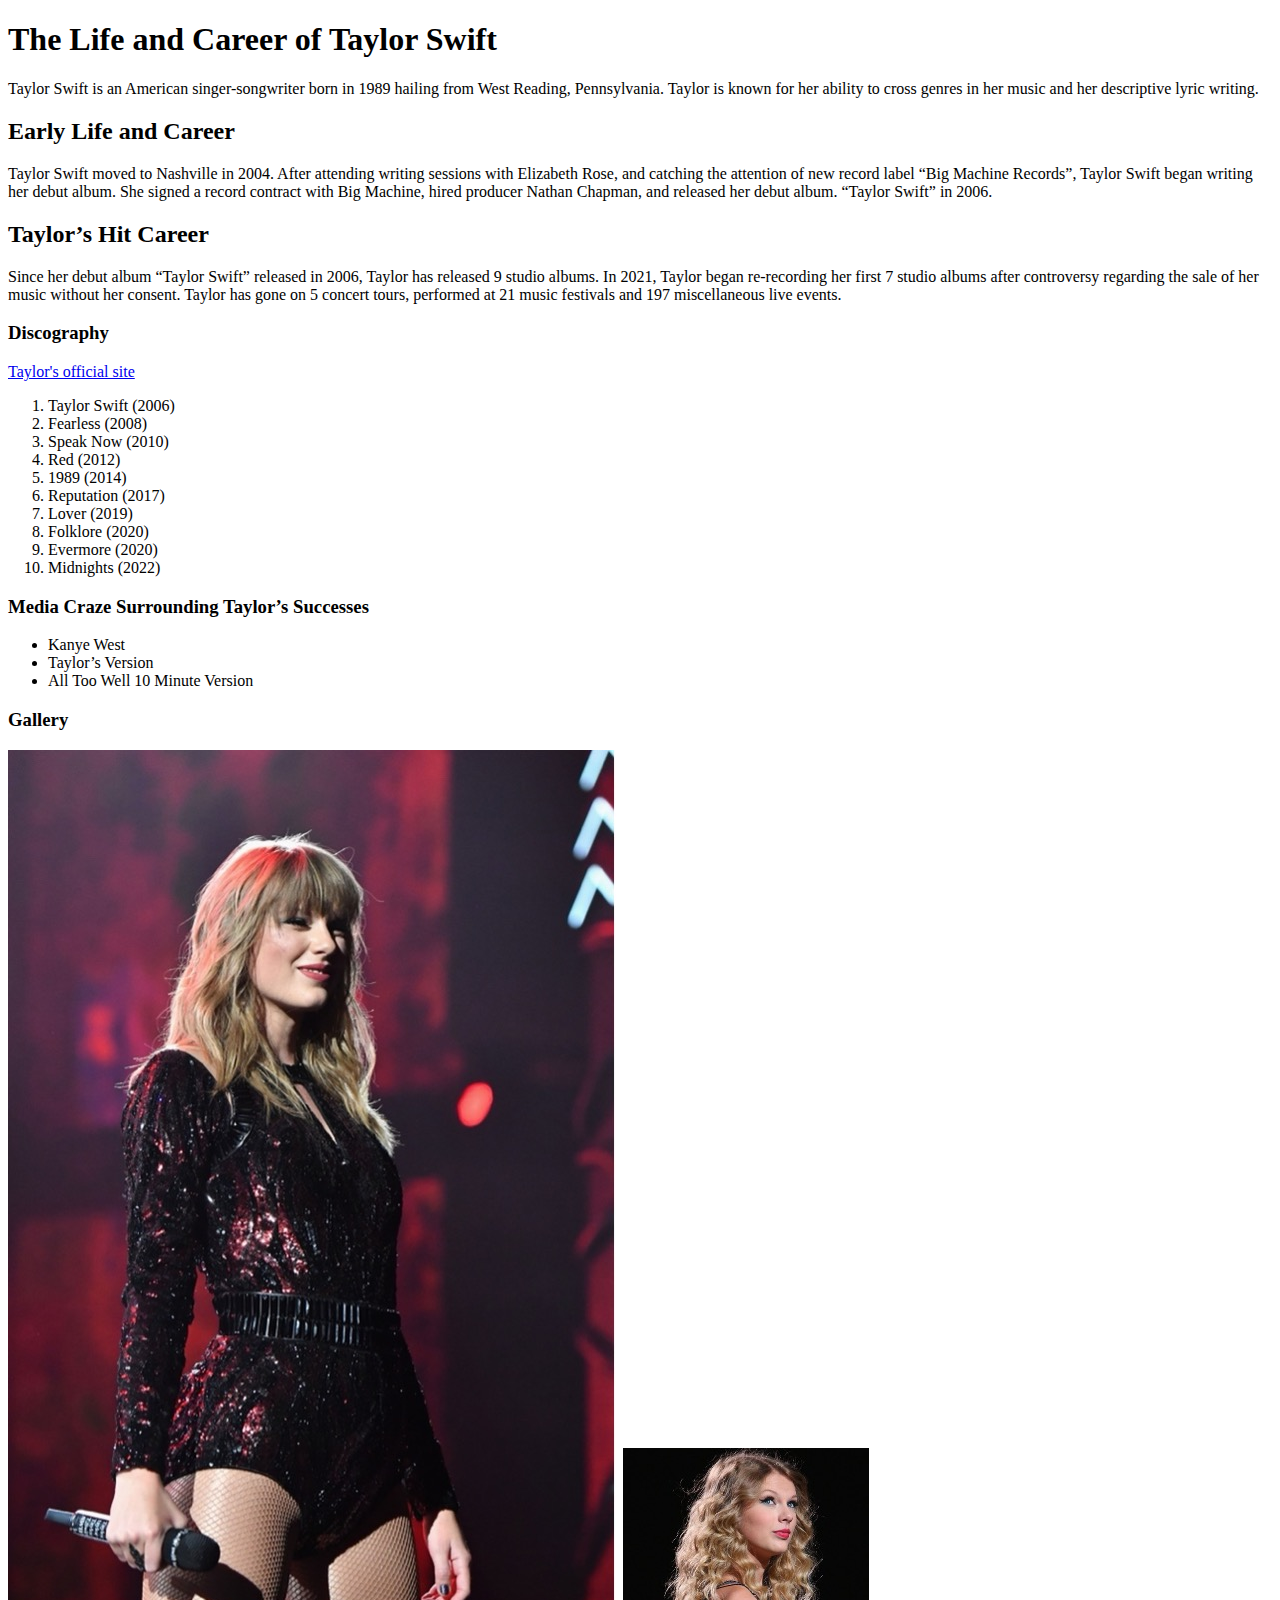
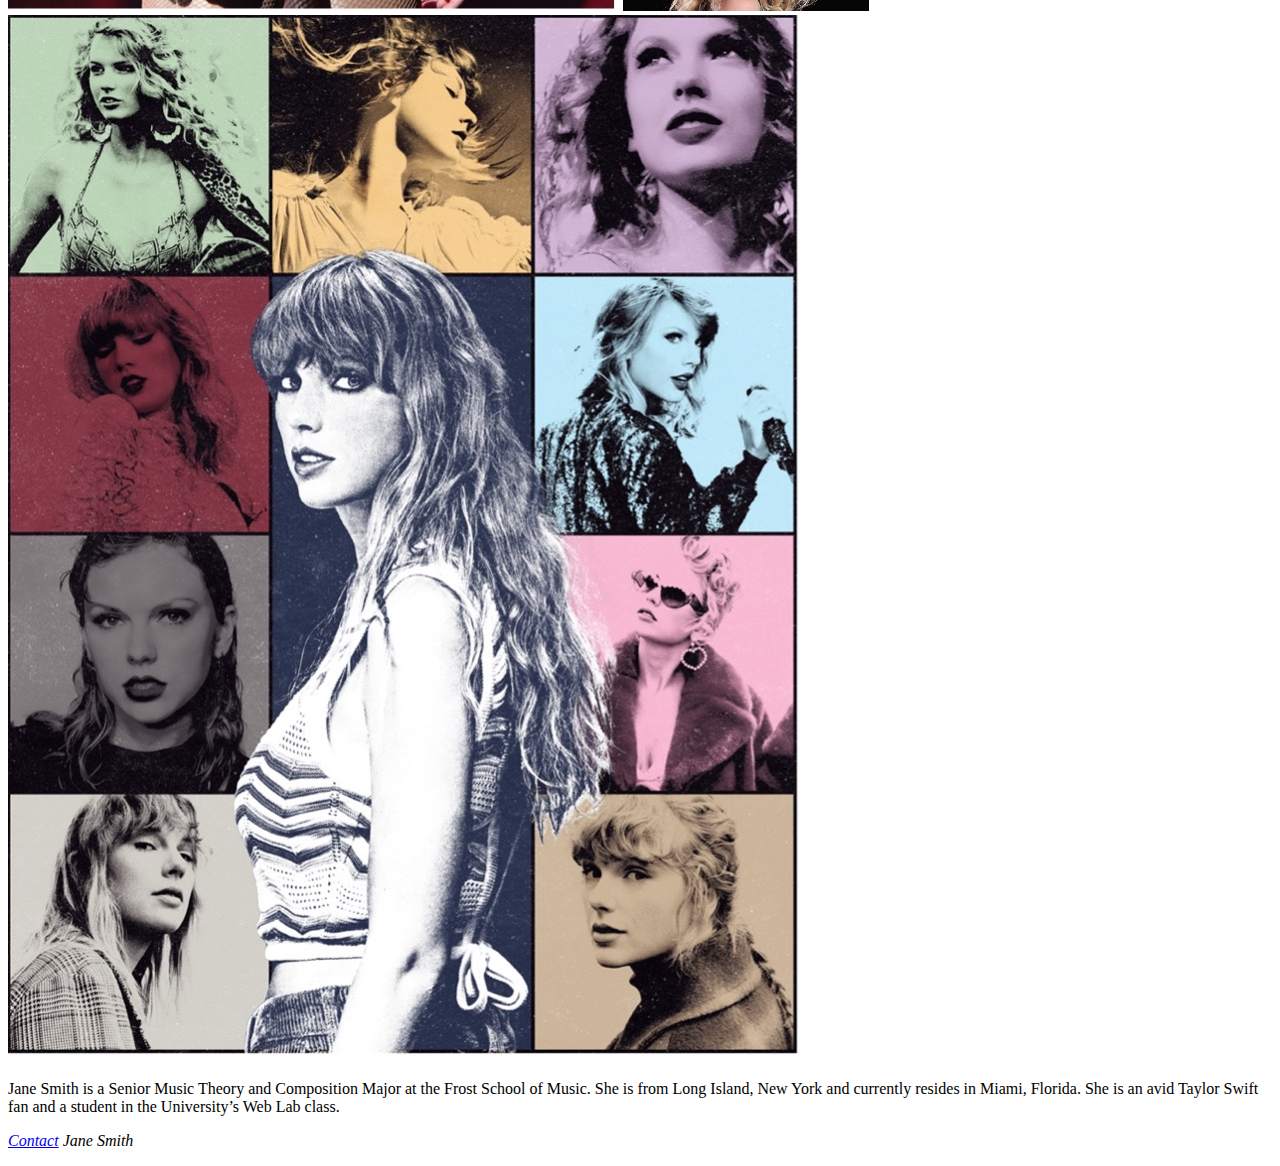
<file: portrait-basic.html>
<!DOCTYPE html>
<html lang="en">
<head>
    <meta charset="UTF-8">
    <meta name="viewport" content="width=device-width, initial-scale=1.0">
    <meta name="author" content="Jame Smith">
    <meta name="description" content="An informational webpage about singer-songwriter Taylor Swift and her career. ">
    <meta name="keywords" content="Taylor Swift, Songwriter, Taylors Version, Lyrics, Folklore, Midnights ">
    <title>All About Taylor Swift </title>
</head>
<body>
    <header>
        <h1>The Life and Career of Taylor Swift </h1>
        <p>Taylor Swift is an American singer-songwriter born in 1989 hailing from West Reading, Pennsylvania.  Taylor is known for her ability to cross genres in her music and her descriptive lyric writing. </p>
    </header>
    <!-- This is the main section  --> 
    <main>
        <section>
            <h2>Early Life and Career </h2>
            <p>Taylor Swift moved to Nashville in 2004.  After attending writing sessions with Elizabeth Rose, and catching the attention of new record label “Big Machine Records”, Taylor Swift began writing her debut album.  She signed a record contract with Big Machine, hired producer Nathan Chapman, and released her debut album. “Taylor Swift” in 2006. </p>
        </section>
        <section>
            <h2>Taylor’s Hit Career</h2>
            <p>Since her debut album “Taylor Swift” released in 2006, Taylor has released 9 studio albums. In 2021, Taylor began re-recording her first 7 studio albums after controversy regarding the sale of her music without her consent. Taylor has gone on 5 concert tours, performed at 21 music festivals and 197 miscellaneous live events.</p>
        </section>
        <section>
            <h3>Discography </h3>
            <a href="https://www.taylorswift.com/">Taylor's official site</a>
            <ol>
                <li>Taylor Swift (2006)</li>
                <li>Fearless (2008)</li>
                <li>Speak Now (2010)</li>
                <li>Red (2012)</li>
                <li>1989 (2014)</li>
                <li>Reputation (2017)</li>
                <li>Lover (2019)</li>
                <li>Folklore (2020)</li>
                <li>Evermore (2020)</li>
                <li>Midnights (2022)</li>
            </ol>
        </section>
        <section>
            <h3>Media Craze Surrounding Taylor’s Successes</h3>
            <ul>
                <li>Kanye West</li>
                <li>Taylor’s Version</li>
                <li>All Too Well 10 Minute Version</li>
            </ul>
        </section>
        <section>
            <h3>Gallery</h3>
            <img src="images/Taylor-1.jpg" alt="Taylor Swift in concert">
            <img src="images/Taylor-2.jpg" alt="Taylos Swift Portrait">
            <img src="images/Taylor-3.jpg" alt="Taylor Swift image collage">
        </section>
    </main>
    <footer>
        <p>Jane Smith is a Senior Music Theory and Composition Major at the Frost School of Music.  She is from Long Island, New York and currently resides in Miami, Florida.  She is an avid Taylor Swift fan and a student in the University’s Web Lab class. </p>
        <address>
            <p><a href="mailto:jame@mail.com">Contact</a> Jane Smith</p>
        </address>
    </footer>
    
</body>
</html>
</file>
<file: css/style.css>
*{
    box-sizing: border-box;
}
body{
    font-family: "Exo 2", serif;
    font-optical-sizing: auto;
    font-weight: 300;
    color:#414141;
    font-size: 16px;
    margin: 0;
    padding: 0;
    font-size: 1.2rem;
    line-height: 1.2;
}
h1,h2,h3,h4,h5,h6{
  font-family: "Black Ops One", serif;
  font-weight: 400;
  font-style: normal;
  color: #19958a;
}
h1{
    font-size: 3rem;
    line-height: 1.2;
}
h2{
    font-size: 2.5rem;
    line-height: 1.2;
}
h3{
    font-size: 1.8rem;
    line-height: 1.2;
}
.wrap{
    width: 80%;
    margin: 5% auto;
    padding:2rem;
    border:solid 3px #42dccf;
    border-radius: 10px;
}
a{
    color: #19958a;
}
a:hover{
    color: #42dccf;
    text-decoration: none;
}
ul li{
    padding-bottom: .5rem;
    line-height: 1.5;
}
</file>
<file: css/css-demo.css>
*{
    box-sizing: border-box;
}
/* General Settings */
body{
    padding:30px;
    font-size:20px;
    font-family: "Montserrat", serif;
  font-optical-sizing: auto;
  font-weight: 400;
  font-style: normal;
}
h1, h2, h3, h4, h5, h6{
    font-family: "Charm", serif;
    font-weight: 400;
    font-style: normal;
    color:#0f8789
}
.box{
    width:230px;
    height:250px;
    margin:10px;
    border:solid 1px #000;
    display: inline-block;
    vertical-align: top;
    position: relative;
    transition:all ease-in-out .5s;
}
.box-sm{
    width:100px;
    height:100px;
    border:solid 1px #000;
    position: absolute;
    top:20px;
    right:20px;
}
.box-lg{
    width:250px;
    height:350px;
    border:solid 1px #000;
    display: inline-block;
    vertical-align: top;
    margin:15px;
}
.box-full{
    border:solid 1px #000;
    margin:10px;
    padding: 20px;
}
.box-full h2{
    color:#FFFFFF;
    font-size:6rem;
    font-weight:800;
    margin:0;
    text-shadow: #000 2px 2px 2px;
}
/* Background Colors */
.hex{
    background-color: #24bdb1;
}
.rgb{
    background-color: rgb(112, 104, 219 );
}
.rgba{
    background-color: rgba(255,255,255,.5);
}
.hsl{
    background-color: hsl(34, 95%, 90%);
}
.hsla{
    background-color: hsla(34, 95%, 50%, .3);
}
.named{
    background-color: lightsalmon;
}
/* Background Images */
.dot{
    background-color: #000000;
    background-image: url(../images/dot.png);
}
.no-repeat{
    background-repeat: no-repeat;
}
.repeat-x{
    background-repeat: repeat-x;
}
.repeat-y{
    background-repeat: repeat-y;
}
.repeat-space{
    background-repeat: space;
}
.repeat-round{
    background-repeat: round;
}
.pos-bottom-center{
    background-position: bottom center ;
}
.pos-custom{
    background-position: 130px center;
}
.bg-img{
    background-image: url(../images/pizza.png);
}
.bg-img1{
    background-image: url(../images/1shazmyn-ali-sm.jpg);
}
.contain{
    background-size: contain;
}
.cover{
    background-size: cover;
}
.fixed{
    background-attachment: fixed;
    background-repeat: no-repeat;
    background-size: cover;
    background-position: bottom;
}
.img-full img{
     width:100%;
     height:100%;
     object-fit: cover;
}
/* Tables  */
.tables{
    background-color: #efefef;
    padding:50px;
}
.tables h2{
    text-align: center;
}
table{
    margin:50px auto;
    border-collapse: collapse;
}
.tableDemo thead, .tableDemo tfoot{
    background-color: #23babc;
    color:#FFFFFF;
}
.tableDemo td, .tableDemo th{
    border: solid 2px #2b2b2b;
    padding:20px;
    font-weight: 900;
}

/* Hover  */
a{
    color:#23babc;
    /* color:black */
    text-decoration: none;
}
a:hover{
    color:red;
    text-decoration: underline;
    /* font-size: 3rem; */
}
.hoverColor:hover{
    background-color: brown;
}
.hoverRotate:hover{
    transform:rotate(30deg);
}
.hoverScale:hover{
    transform: scale(1.5);
}
.imageHover:hover{
    background-image: url(../images/pizza-plate.jpg);
    background-size: cover;
}
.hidden{
    display: none;
}
/* Adjacent sibling combinator. (+)
It combines two sequences of simple selectors having the same parent 
and the second one must come IMMEDIATELY after the first. */
.hoverShow:hover + .hidden{
    display: inline-block;
}
.bg-hover:hover{
    background-image: url(../images/pizza-plate.jpg);
    background-size: cover;
}
.bg-opacity:hover{
    opacity:.5;
}
.img-double{
    padding:10px;
}
.img-double img{
    width:100%;
}
.img-double img:hover{
    opacity:0;
}
section{
    background: #efefef;
}
</file>
<file: css/portrait-1.css>
*{
    box-sizing: border-box;
}
/* General Settings */
body{
    font-family: "Noto Sans", serif;
    font-optical-sizing: auto;
    font-weight: 300;
    margin:0;
    font-size:18px;
    line-height: 1.5;
}
.wrapper{
    padding:5% 10%;
    /* background: rgb(255, 248, 246); */
    
    background: url(../images/swirl.svg), linear-gradient(180deg, rgba(2,0,36,1) 0%, rgba(255,251,225,1) 0%, rgb(197, 222, 193)100%);
    background-repeat: no-repeat;
    background-size: 40%, cover;
    background-position: top right, center;
}
h1,h2,h3,h4,h5,h6{
    font-family: "Koh Santepheap", serif;
    font-style: normal;
    color:#303852;
}
h2{
    font-size: 2.5rem;
    font-weight: 400;
    line-height: 1;
}
h3{
    font-size: 2rem;
    font-weight: 400;
    line-height: 1.2;
}
a{
    color:#863646;
    /* text-decoration: none; */
}
a:hover{
    color:#303852;
    text-decoration: none;
}
/* Header  */
h1{
    color:#303852;
    font-family: "Noto Sans", serif;
    font-weight: 200;
    margin-bottom: 1.5rem;
    width: 60%;
}
h1 span{
    font-weight: 900;
    font-size: 6rem;
    display: block;
    color:#863646;
    line-height: .85;
}
header{
    padding: 2.5rem 0;
}
header p{
    font-size: 1.5rem;
    color: #303852;
    font-weight: 300;
    padding-left: 150px;
    width:60%;
    margin-top: 0;
}
header nav, h1, header p{
    display: inline-block;
    vertical-align: top;
}
header nav{
    background-color: #d7dae6;
    width: 30%;
    height: 100%;
    font-size: 1.8rem;
    font-weight: 400;
}
header nav ul{
    color: #8b735f;
    list-style: none;
    padding:0;
    margin:0;
    position:fixed;
    top:0;
    right: 20px;
    text-align: right;
    
}
header nav a{
    text-decoration: none;
}
header nav a:hover{
    background-color:#863646 ;
    color:white;
    padding: 0 10px;
}
/* Content  */
section p{
    width:90%;
}
#discography , #media{
    display: inline-block;
    vertical-align: top;
    width:45%
}
ol li::marker, ul li::marker{
    font-size: 2.5rem;
    font-weight: 300;
    font-family: 'Koh Santepheap';
    color:#303852;
}
ol li, ul li{
    list-style-position: inside;
}
ul li::marker{
    font-size:6rem;
}
#media ul{
    line-height: 1;
}
#media ul li{
    list-style-image: url(../images/star.svg);
    list-style-position: outside;
    position: relative;
}
#media p{
    position: absolute;
    top:40%;
}
figure{
    width:30%;
    display: inline-block;
    margin:0;
    vertical-align: top;
    overflow: hidden;
    background-color: rgba(255,255,255,.5);
    padding:10px;
}
figure img{
    width:100%;
    height:300px;
    object-fit: cover;
    object-position: top;
}
</file>
<file: css/portrait-2.css>
*{
    box-sizing: border-box;
}
/* General  */
body{
    font-family: "Noto Sans", serif;
    font-optical-sizing: auto;
    font-weight: 300;
    color:#FFFFFF;
    margin:0;
    font-size:18px;
    line-height: 1.5;
}
h1,h2,h3,h4,h5,h6{
    font-family: "Koh Santepheap", serif;
    font-style: normal;
}
h1{
font-size: 2rem;
margin-top: 0;
line-height: 1;
padding: 15px;
}
h1 span{
    display: block;
    font-size: 5rem;
}
h2, h3{
    background-color: rgba(0, 125, 220, .3);
    padding: 15px;
}
a{
    color:rgb(255, 240, 188);
    text-decoration: none;
}
a:hover{
    color:#FFFFFF;
    
    text-decoration: underline;
}
/* Content  */
.wrapper{
    background-color: rgb(21, 45, 69);
    /* background-image: url(../images/Taylor-3.jpg); */
    background-blend-mode: soft-light;
    background-size: cover;
    /* padding:6rem; */
}
/* Header  */
header{
    padding:0 2rem;
}
header nav ul{
    list-style: none;
    text-align: right;
}
header nav ul li{
    display: inline-block;
    margin: 1rem;
}
header nav{
    font-size:1.5rem;
}
/* Main  */
main, header nav{
    width: 80%;
    margin:auto;
}
main p, main li{
    line-height: 2.5;
}
#gallery img{
    vertical-align: top;
    width: 100%;
}
.left-col, .right-col{
    display: inline-block;
    vertical-align: top;
    width: 49%;
}
.right-col{
margin-left: 1rem;
}
/* Footer  */
footer{
    margin-top:3rem;
    padding: 3rem 0;
    border-top:dotted 4px #FFFFFF;
}
</file>
